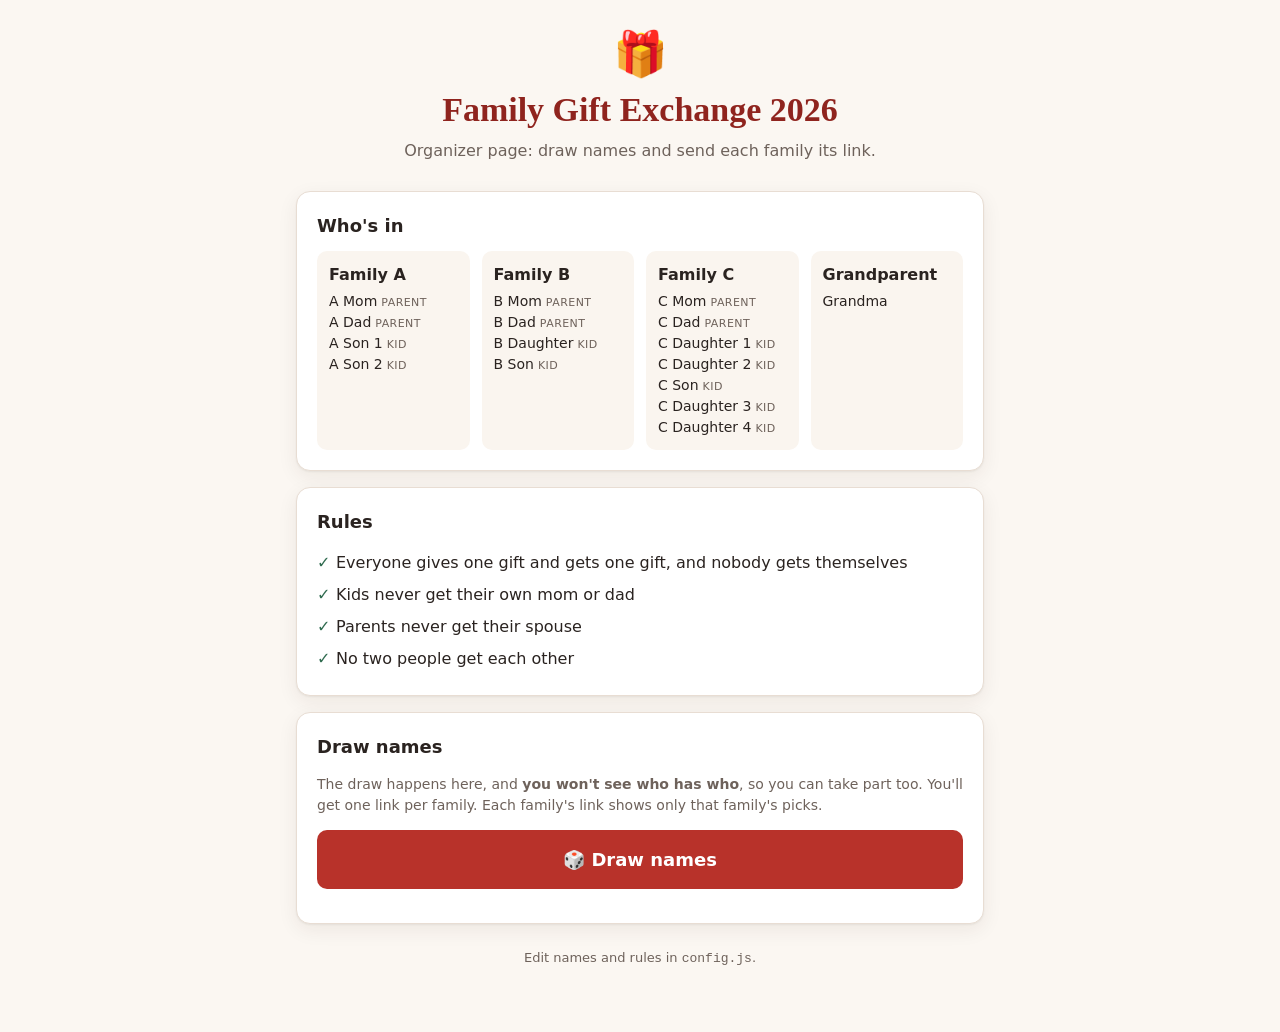
<file: index.html>
<!doctype html>
<html lang="en">
<head>
  <meta charset="utf-8" />
  <meta name="viewport" content="width=device-width, initial-scale=1" />
  <meta name="robots" content="noindex" />
  <title>Gift Exchange Organizer</title>
  <link rel="stylesheet" href="style.css" />
</head>
<body>
  <div class="wrap">
    <header class="hero">
      <div class="emoji">🎁</div>
      <h1 id="title">Gift Exchange</h1>
      <p class="sub">Organizer page: draw names and send each family its link.</p>
    </header>

    <div id="config-errors"></div>

    <section class="card">
      <h2>Who's in</h2>
      <div class="roster" id="roster"></div>
    </section>

    <section class="card">
      <h2>Rules</h2>
      <ul class="clean rules" id="rules"></ul>
    </section>

    <section class="card">
      <h2>Draw names</h2>
      <p class="muted small">
        The draw happens here, and <b>you won't see who has who</b>, so you can take part too.
        You'll get one link per family. Each family's link shows only that family's picks.
      </p>
      <button class="btn big" id="draw-btn">🎲 Draw names</button>
      <div id="draw-status" style="margin-top:14px"></div>
    </section>

    <section class="card links" id="links-card" hidden>
      <h2>Send these links</h2>
      <p class="muted small" style="margin-top:-6px">
        Draw code <span class="code" id="draw-code"></span>. Each family page shows this code,
        so you can check that every family has a link from the same draw.
      </p>
      <div id="links"></div>
      <p class="muted small" style="margin-bottom:0">
        ⚠️ If you draw again, you'll get <b>new</b> links. Links from an earlier draw still open,
        but they show the old picks. Send links from one draw only.
      </p>
    </section>

    <footer>Edit names and rules in <code>config.js</code>.</footer>
  </div>

  <script src="config.js"></script>
  <script src="shared.js"></script>
  <script>
    (function () {
      const cfg = window.EXCHANGE_CONFIG;
      const GE = window.GiftExchange;
      const STORE = "gift-exchange-last-draw";
      const $ = (id) => document.getElementById(id);
      const esc = (s) => String(s).replace(/[&<>"']/g, (c) => ({ "&": "&amp;", "<": "&lt;", ">": "&gt;", '"': "&quot;", "'": "&#39;" }[c]));

      document.title = cfg.title + " Organizer";
      $("title").textContent = cfg.title + (cfg.year ? " " + cfg.year : "");

      // Roster
      const roleLabel = { parent: "parent", child: "kid", solo: "" };
      $("roster").innerHTML = cfg.groups.map((g) => `
        <div class="fam"><b>${esc(g.name)}</b>
          <ul class="clean">${g.members.map((m) =>
            `<li>${esc(m.name)}${roleLabel[m.role] ? `<span class="tag">${roleLabel[m.role]}</span>` : ""}</li>`).join("")}
          </ul>
        </div>`).join("");

      // Rules
      const r = cfg.rules || {};
      const rules = [
        "Everyone gives one gift and gets one gift, and nobody gets themselves",
        "Kids never get their own mom or dad",
        "Parents never get their spouse",
      ];
      if (r.noMutualPairs) rules.push("No two people get each other");
      if (r.noParentDrawsOwnChild) rules.push("Parents never get their own kids");
      if (r.noSiblings) rules.push("Brothers and sisters never get each other");
      $("rules").innerHTML = rules.map((t) => `<li>${esc(t)}</li>`).join("");

      // Config problems
      const errors = GE.validateConfig(cfg);
      if (errors.length) {
        $("config-errors").innerHTML = `<div class="card err">${errors.map(esc).join("<br>")}</div>`;
        $("draw-btn").disabled = true;
      }

      const viewBase = new URL("view.html", location.href).href;

      function renderLinks(saved) {
        $("draw-code").textContent = saved.code;
        $("links").innerHTML = saved.links.map((l, i) => `
          <div class="row">
            <span class="name">${esc(l.groupName)}</span>
            <span class="actions">
              <button class="btn small" data-copy="${i}">Copy link</button>
              ${navigator.share ? `<button class="btn small secondary" data-share="${i}">Share…</button>` : ""}
            </span>
            <input readonly value="${esc(l.url)}" aria-label="Link for ${esc(l.groupName)}" />
          </div>`).join("");
        $("links-card").hidden = false;

        $("links").querySelectorAll("[data-copy]").forEach((b) => b.addEventListener("click", async () => {
          const l = saved.links[+b.dataset.copy];
          try { await navigator.clipboard.writeText(l.url); }
          catch { const inp = b.closest(".row").querySelector("input"); inp.select(); document.execCommand("copy"); }
          b.textContent = "Copied ✓";
          setTimeout(() => (b.textContent = "Copy link"), 1500);
        }));
        $("links").querySelectorAll("[data-share]").forEach((b) => b.addEventListener("click", () => {
          const l = saved.links[+b.dataset.share];
          navigator.share({ title: cfg.title, text: `${l.groupName}: here's who your family is getting gifts for 🎁`, url: l.url }).catch(() => {});
        }));
      }

      function doDraw() {
        try {
          const result = GE.draw(cfg);
          const problems = GE.checkAssignments(result.people, result.pairs, cfg.rules || {});
          if (problems.length) throw new Error(problems.join("; "));
          const code = GE.makeDrawCode();
          const links = GE.buildGroupPayloads(cfg, result, code).map((g) => ({
            groupName: g.groupName,
            url: viewBase + "#" + GE.encodePayload(g.payload),
          }));
          const saved = { code, at: new Date().toISOString(), links };
          try { localStorage.setItem(STORE, JSON.stringify(saved)); } catch {}
          $("draw-status").innerHTML = `<div class="ok">✓ Done! All ${result.people.length} people have someone, and every rule is followed.</div>`;
          renderLinks(saved);
        } catch (e) {
          $("draw-status").innerHTML = `<div class="err">${esc(e.message)}</div>`;
        }
      }

      $("draw-btn").addEventListener("click", () => {
        if (!$("links-card").hidden &&
            !confirm("Draw again? This makes NEW links. Only send links from the newest draw.")) return;
        doDraw();
      });

      // Bring back the last draw on reload, so the links aren't lost.
      try {
        const saved = JSON.parse(localStorage.getItem(STORE) || "null");
        if (saved && saved.links) {
          $("draw-status").innerHTML = `<div class="ok">Showing your last draw from ${new Date(saved.at).toLocaleString()}.</div>`;
          renderLinks(saved);
        }
      } catch {}
    })();
  </script>
</body>
</html>
</file>
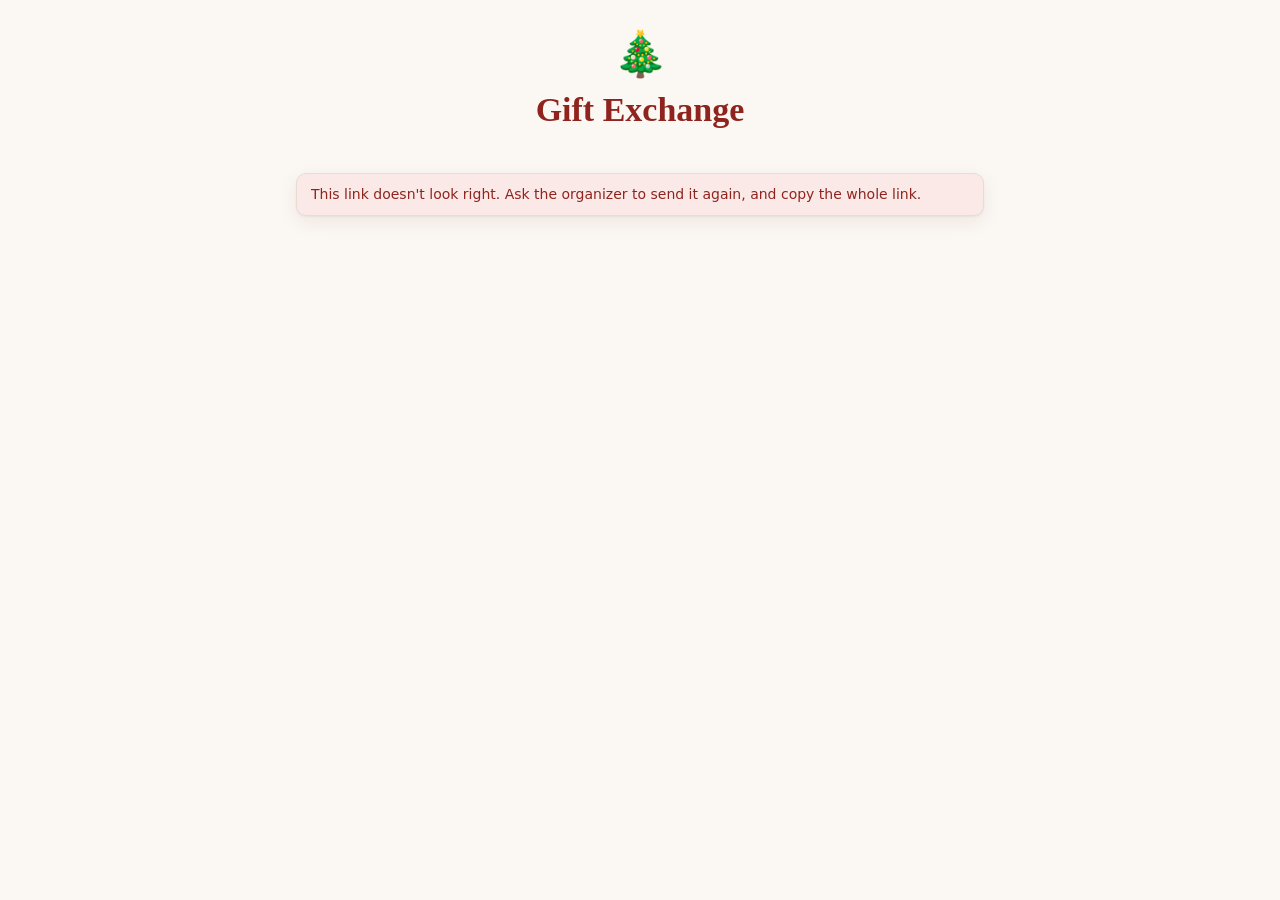
<file: view.html>
<!doctype html>
<html lang="en">
<head>
  <meta charset="utf-8" />
  <meta name="viewport" content="width=device-width, initial-scale=1" />
  <meta name="robots" content="noindex" />
  <title>Your Gift Exchange</title>
  <link rel="stylesheet" href="style.css" />
</head>
<body>
  <div class="wrap">
    <header class="hero">
      <div class="emoji">🎄</div>
      <h1 id="title">Gift Exchange</h1>
      <p class="sub" id="subtitle"></p>
      <div class="meta" id="meta"></div>
    </header>

    <section class="card" id="list-card" hidden>
      <div style="display:flex;justify-content:space-between;align-items:center;gap:12px;flex-wrap:wrap;margin-bottom:6px">
        <h2 style="margin:0">Who you're buying for</h2>
        <button class="btn small secondary" id="reveal-all">Show all</button>
      </div>
      <p class="muted small" style="margin-top:0">Tap a name to reveal it. Kids, no peeking at anyone else's! 🤫</p>
      <div id="pairs"></div>
    </section>

    <section class="card err" id="bad-link" hidden>
      This link doesn't look right. Ask the organizer to send it again, and copy the whole link.
    </section>

    <footer id="footer"></footer>
  </div>

  <script src="shared.js"></script>
  <script>
    (function () {
      const $ = (id) => document.getElementById(id);
      const esc = (s) => String(s).replace(/[&<>"']/g, (c) => ({ "&": "&amp;", "<": "&lt;", ">": "&gt;", '"': "&quot;", "'": "&#39;" }[c]));

      window.addEventListener("hashchange", () => location.reload());

      let data;
      try { data = window.GiftExchange.decodePayload(location.hash.slice(1)); } catch { data = null; }
      if (!data || !Array.isArray(data.a)) { $("bad-link").hidden = false; return; }

      document.title = `${data.g} · ${data.t}`;
      $("title").textContent = data.t + (data.y ? " " + data.y : "");
      $("subtitle").textContent = `Picks for ${data.g}`;
      const meta = [];
      if (data.b) meta.push(`💰 Budget: ${esc(data.b)}`);
      if (data.d) meta.push(`📅 ${esc(data.d)}`);
      $("meta").innerHTML = meta.map((m) => `<span>${m}</span>`).join("");

      const roleLabel = { parent: "Parent", child: "", solo: "" };
      $("pairs").innerHTML = data.a.map(([giver, role, receiver], i) => `
        <div class="pair">
          <div class="giver">${esc(giver)}${roleLabel[role] ? `<small>${roleLabel[role]}</small>` : ""}</div>
          <div class="receiver" data-i="${i}">
            <button class="reveal" type="button">🎁 Tap to reveal</button>
          </div>
        </div>`).join("");
      $("list-card").hidden = false;

      function reveal(el) {
        const i = +el.dataset.i;
        el.innerHTML = `<span class="small muted">is buying for</span><br><span class="revealed">${esc(data.a[i][2])}</span>`;
      }
      document.querySelectorAll(".receiver").forEach((el) =>
        el.querySelector("button").addEventListener("click", () => reveal(el)));
      $("reveal-all").addEventListener("click", () =>
        document.querySelectorAll(".receiver").forEach((el) => { if (el.querySelector("button")) reveal(el); }));

      $("footer").innerHTML = `Draw code <span class="code">${esc(data.c)}</span>. Keep it secret! 🤫`;
    })();
  </script>
</body>
</html>
</file>
<file: style.css>
:root {
  --bg: #fbf7f2;
  --card: #ffffff;
  --ink: #2a2320;
  --muted: #6e625b;
  --line: #e8ddd3;
  --red: #b8322a;
  --red-dark: #8f241e;
  --green: #2f6b4f;
  --green-soft: #e7f2ec;
  --gold: #c89b3c;
  --shadow: 0 1px 2px rgba(0,0,0,.05), 0 6px 20px rgba(60,30,20,.07);
}

* { box-sizing: border-box; }

body {
  margin: 0;
  background: var(--bg);
  color: var(--ink);
  font: 16px/1.5 system-ui, -apple-system, "Segoe UI", Roboto, sans-serif;
}

.wrap { max-width: 720px; margin: 0 auto; padding: 32px 16px 64px; }

header.hero { text-align: center; margin-bottom: 28px; }
header.hero .emoji { font-size: 44px; line-height: 1; }
h1 { font-family: Georgia, "Times New Roman", serif; font-size: 34px; margin: 8px 0 4px; color: var(--red-dark); }
h2 { font-size: 18px; margin: 0 0 12px; }
.sub { color: var(--muted); margin: 0; }

.card {
  background: var(--card);
  border: 1px solid var(--line);
  border-radius: 14px;
  padding: 20px;
  margin-bottom: 16px;
  box-shadow: var(--shadow);
}

.btn {
  display: inline-flex; align-items: center; justify-content: center; gap: 6px;
  border: 0; border-radius: 10px; cursor: pointer;
  padding: 12px 20px; font: inherit; font-weight: 600;
  background: var(--red); color: #fff;
  text-decoration: none;
}
.btn:hover { background: var(--red-dark); }
.btn.secondary { background: #f1e9e1; color: var(--ink); }
.btn.secondary:hover { background: #e6dace; }
.btn.small { padding: 7px 12px; font-size: 14px; }
.btn.big { width: 100%; padding: 16px; font-size: 18px; }

.muted { color: var(--muted); }
.small { font-size: 14px; }

ul.clean { list-style: none; margin: 0; padding: 0; }

.roster { display: grid; grid-template-columns: repeat(auto-fit, minmax(150px, 1fr)); gap: 12px; }
.roster .fam { background: #faf5ef; border-radius: 10px; padding: 12px; }
.roster .fam b { display: block; margin-bottom: 4px; }
.roster li { font-size: 14px; }
.tag { font-size: 11px; color: var(--muted); text-transform: uppercase; letter-spacing: .04em; margin-left: 4px; }

.rules li { padding: 4px 0; }
.rules li::before { content: "✓ "; color: var(--green); font-weight: 700; }

.links .row {
  display: flex; flex-wrap: wrap; align-items: center; gap: 10px;
  padding: 14px 0; border-top: 1px solid var(--line);
}
.links .row:first-child { border-top: 0; }
.links .row .name { font-weight: 700; flex: 1 1 140px; }
.links .row .actions { display: flex; gap: 6px; flex-wrap: wrap; }
.links input {
  flex: 1 1 100%; min-width: 0; font: 13px ui-monospace, Menlo, monospace;
  padding: 8px 10px; border: 1px solid var(--line); border-radius: 8px; background: #faf7f4; color: var(--muted);
}

.ok { background: var(--green-soft); color: var(--green); border-radius: 10px; padding: 10px 14px; font-size: 14px; }
.err { background: #fbe9e7; color: var(--red-dark); border-radius: 10px; padding: 10px 14px; font-size: 14px; }
.code { font-family: ui-monospace, Menlo, monospace; font-weight: 700; letter-spacing: .1em; }

/* Family page */
.pair {
  display: flex; align-items: center; justify-content: space-between; gap: 12px;
  padding: 16px 0; border-top: 1px solid var(--line);
}
.pair:first-child { border-top: 0; }
.pair .giver { font-weight: 700; font-size: 18px; }
.pair .giver small { display: block; font-weight: 400; font-size: 13px; color: var(--muted); }
.pair .receiver { text-align: right; }
.reveal {
  border: 2px dashed var(--gold); background: #fffaf0; color: #8a6a22;
  border-radius: 10px; padding: 10px 16px; font: inherit; font-weight: 600; cursor: pointer;
}
.reveal:hover { background: #fff3da; }
.revealed { font-family: Georgia, serif; font-size: 22px; color: var(--green); font-weight: 700; animation: pop .35s ease-out; }
@keyframes pop { from { transform: scale(.7); opacity: 0; } to { transform: scale(1); opacity: 1; } }

.meta { display: flex; flex-wrap: wrap; gap: 8px 20px; justify-content: center; color: var(--muted); font-size: 14px; margin-top: 10px; }

footer { text-align: center; color: var(--muted); font-size: 13px; margin-top: 24px; }

@media (max-width: 480px) {
  h1 { font-size: 28px; }
  .pair { flex-direction: column; align-items: flex-start; }
  .pair .receiver { text-align: left; }
}
</file>
